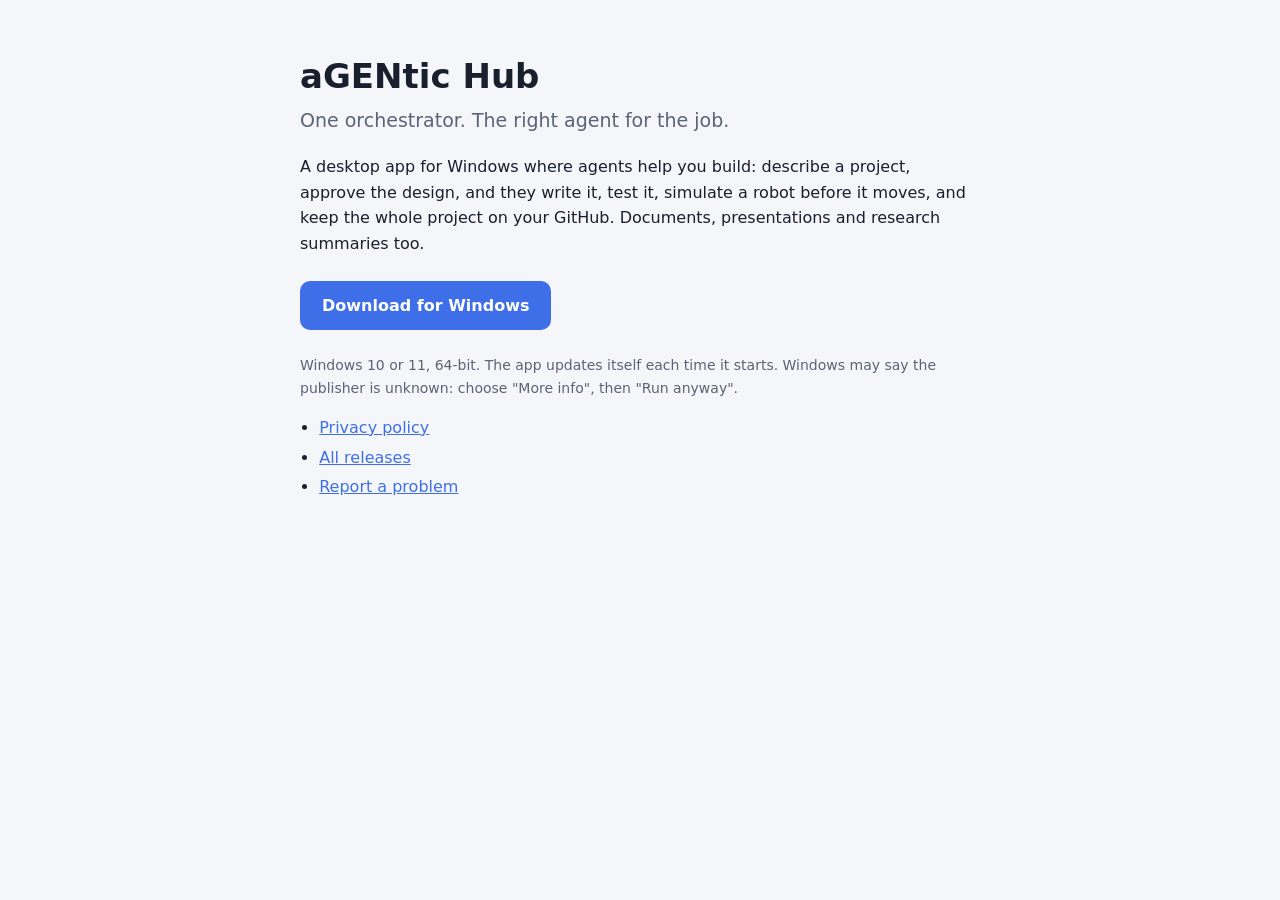
<file: docs/index.html>
<!doctype html>
<html lang="en">
<head>
  <meta charset="utf-8" />
  <meta name="viewport" content="width=device-width, initial-scale=1" />
  <title>aGENtic Hub</title>
  <meta name="description" content="A desktop app where agents plan, build, test and simulate your projects - on your own PC." />
  <link rel="stylesheet" href="style.css" />
</head>
<body>
  <main>
    <h1>aGENtic Hub</h1>
    <p class="lead">One orchestrator. The right agent for the job.</p>
    <p>
      A desktop app for Windows where agents help you build: describe a project, approve the design, and they
      write it, test it, simulate a robot before it moves, and keep the whole project on your GitHub.
      Documents, presentations and research summaries too.
    </p>
    <p>
      <a class="download" href="https://github.com/JustEricGR/aGENticHub-releases/releases/latest/download/aGENticHub-setup.exe">
        Download for Windows
      </a>
    </p>
    <p class="meta">
      Windows 10 or 11, 64-bit. The app updates itself each time it starts. Windows may say the publisher is
      unknown: choose "More info", then "Run anyway".
    </p>
    <ul class="links">
      <li><a href="privacy.html">Privacy policy</a></li>
      <li><a href="https://github.com/JustEricGR/aGENticHub-releases/releases">All releases</a></li>
      <li><a href="https://github.com/JustEricGR/aGENticHub-releases/issues">Report a problem</a></li>
    </ul>
  </main>
</body>
</html>
</file>
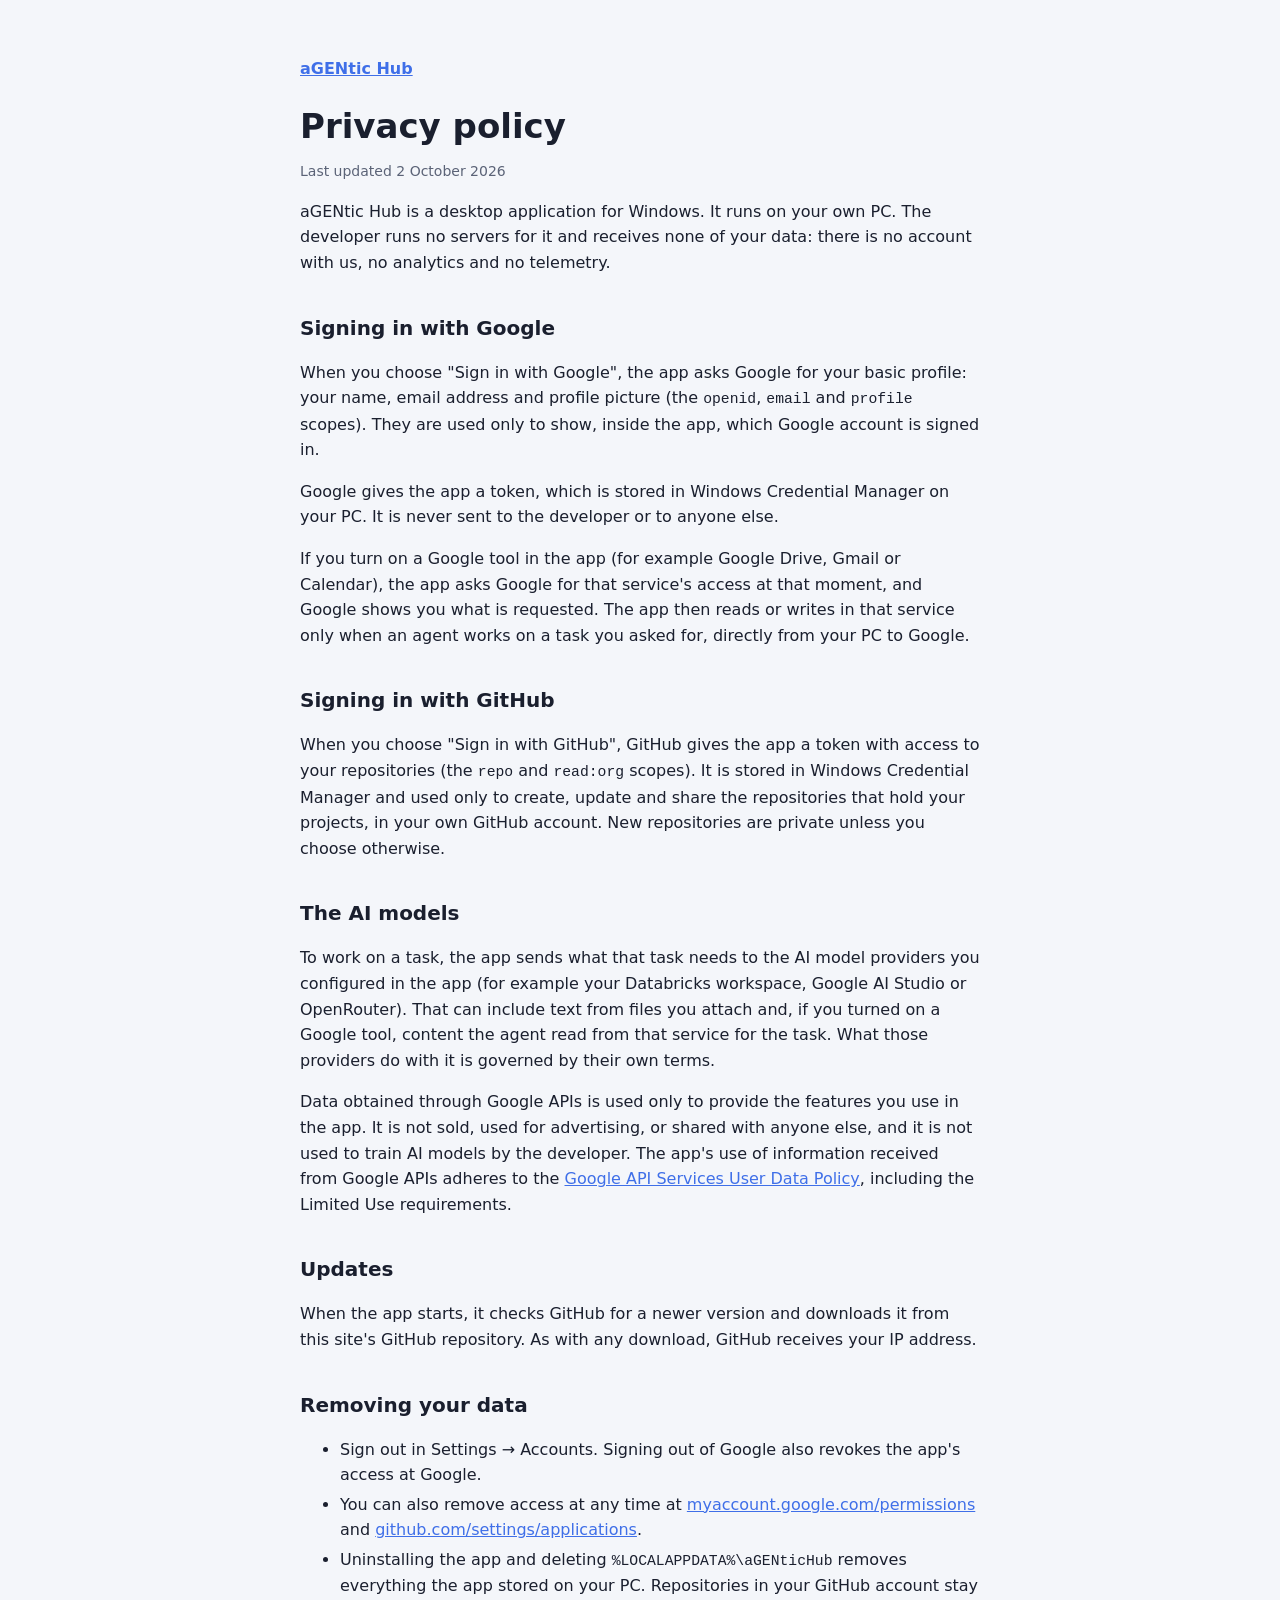
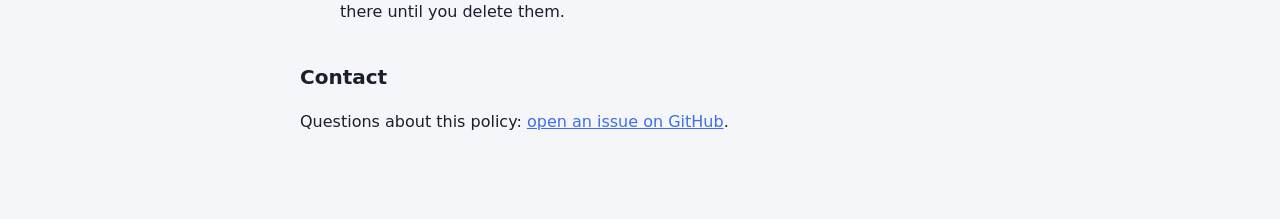
<file: docs/privacy.html>
<!doctype html>
<html lang="en">
<head>
  <meta charset="utf-8" />
  <meta name="viewport" content="width=device-width, initial-scale=1" />
  <title>aGENtic Hub privacy policy</title>
  <link rel="stylesheet" href="style.css" />
</head>
<body>
  <main>
    <p class="back"><a href="./">aGENtic Hub</a></p>
    <h1>Privacy policy</h1>
    <p class="meta">Last updated 2 October 2026</p>

    <p>
      aGENtic Hub is a desktop application for Windows. It runs on your own PC. The developer runs no servers
      for it and receives none of your data: there is no account with us, no analytics and no telemetry.
    </p>

    <h2>Signing in with Google</h2>
    <p>
      When you choose "Sign in with Google", the app asks Google for your basic profile: your name, email
      address and profile picture (the <code>openid</code>, <code>email</code> and <code>profile</code> scopes).
      They are used only to show, inside the app, which Google account is signed in.
    </p>
    <p>
      Google gives the app a token, which is stored in Windows Credential Manager on your PC. It is never sent to
      the developer or to anyone else.
    </p>
    <p>
      If you turn on a Google tool in the app (for example Google Drive, Gmail or Calendar), the app asks Google
      for that service's access at that moment, and Google shows you what is requested. The app then reads or
      writes in that service only when an agent works on a task you asked for, directly from your PC to Google.
    </p>

    <h2>Signing in with GitHub</h2>
    <p>
      When you choose "Sign in with GitHub", GitHub gives the app a token with access to your repositories
      (the <code>repo</code> and <code>read:org</code> scopes). It is stored in Windows Credential Manager and
      used only to create, update and share the repositories that hold your projects, in your own GitHub
      account. New repositories are private unless you choose otherwise.
    </p>

    <h2>The AI models</h2>
    <p>
      To work on a task, the app sends what that task needs to the AI model providers you configured in the
      app (for example your Databricks workspace, Google AI Studio or OpenRouter). That can include text from
      files you attach and, if you turned on a Google tool, content the agent read from that service for the
      task. What those providers do with it is governed by their own terms.
    </p>
    <p>
      Data obtained through Google APIs is used only to provide the features you use in the app. It is not
      sold, used for advertising, or shared with anyone else, and it is not used to train AI models by the
      developer. The app's use of information received from Google APIs adheres to the
      <a href="https://developers.google.com/terms/api-services-user-data-policy">Google API Services User Data
      Policy</a>, including the Limited Use requirements.
    </p>

    <h2>Updates</h2>
    <p>
      When the app starts, it checks GitHub for a newer version and downloads it from this site's GitHub
      repository. As with any download, GitHub receives your IP address.
    </p>

    <h2>Removing your data</h2>
    <ul>
      <li>Sign out in Settings → Accounts. Signing out of Google also revokes the app's access at Google.</li>
      <li>
        You can also remove access at any time at
        <a href="https://myaccount.google.com/permissions">myaccount.google.com/permissions</a> and
        <a href="https://github.com/settings/applications">github.com/settings/applications</a>.
      </li>
      <li>
        Uninstalling the app and deleting <code>%LOCALAPPDATA%\aGENticHub</code> removes everything the app stored
        on your PC. Repositories in your GitHub account stay there until you delete them.
      </li>
    </ul>

    <h2>Contact</h2>
    <p>
      Questions about this policy:
      <a href="https://github.com/JustEricGR/aGENticHub-releases/issues">open an issue on GitHub</a>.
    </p>
  </main>
</body>
</html>
</file>
<file: docs/style.css>
:root {
  --bg: #f4f6fa;
  --ink: #1a1f2e;
  --sub: #5b6377;
  --accent: #3f6fe8;
  --line: #dde1ea;
}
@media (prefers-color-scheme: dark) {
  :root { --bg: #141826; --ink: #e8ebf3; --sub: #9aa3b8; --accent: #7b9cff; --line: #2a3045; }
}
* { box-sizing: border-box; }
body {
  margin: 0;
  background: var(--bg);
  color: var(--ink);
  font: 16px/1.6 "Segoe UI", system-ui, -apple-system, sans-serif;
  padding: 0 16px;
}
main { max-width: 680px; margin: 0 auto; padding: 56px 0 72px; }
h1 { font-size: 34px; line-height: 1.2; margin: 0 0 8px; text-wrap: balance; }
h2 { font-size: 20px; margin: 36px 0 8px; }
.lead { font-size: 19px; color: var(--sub); margin-top: 0; }
.meta { color: var(--sub); font-size: 14px; }
.back { margin: 0 0 24px; font-weight: 600; }
a { color: var(--accent); }
code { font-family: ui-monospace, Consolas, monospace; font-size: 0.92em; }
.download {
  display: inline-block; margin: 8px 0; padding: 12px 22px; border-radius: 10px;
  background: var(--accent); color: #fff; font-weight: 700; text-decoration: none;
}
.download:focus-visible, a:focus-visible { outline: 2px solid var(--accent); outline-offset: 3px; }
.links { padding-left: 1.2em; }
li { margin: 4px 0; }
</file>
